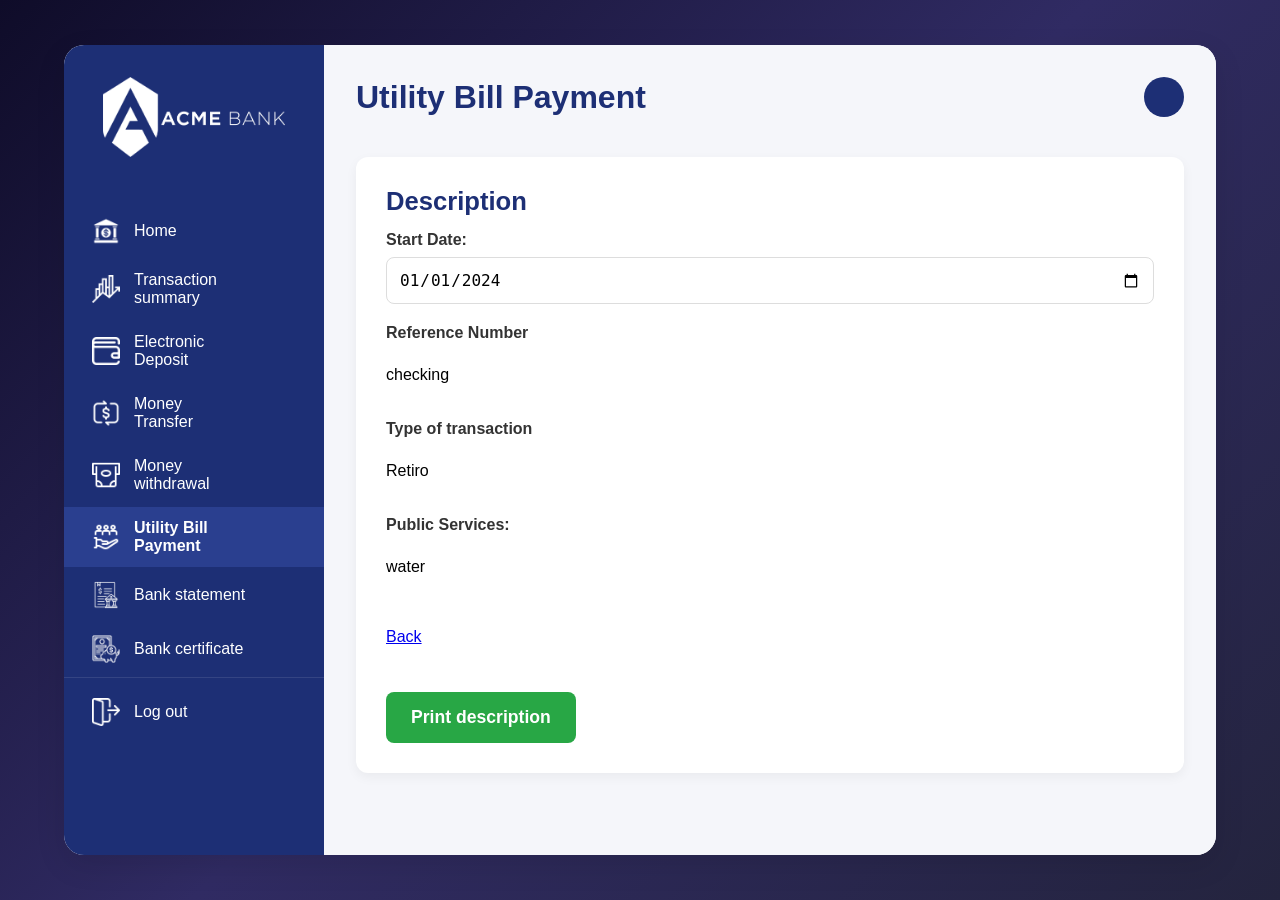
<file: public-services-desc.html>
<!DOCTYPE html>
<html lang="en">
<head>
    <meta charset="UTF-8">
    <meta name="viewport" content="width=device-width, initial-scale=1.0">
    <title>ACME Bank - Electronic Deposit</title>
    <link rel="stylesheet" href="https://fonts.googleapis.com/icon?family=Material+Icons">
    <link rel="icon" href="assets/img/icon-bank.png" type="image/x-icon">
    <link rel="stylesheet" href="css/dash-style.css">
    <link rel="stylesheet" href="css/public-services.css">
    <link rel="stylesheet" href="css/services-desc.css">
</head>
<body>
    <div class="outer-container">
        <div class="container fade-in">
            <div class="overlay" id="overlay"></div>
            
            <header class="mobile-header">
                <div class="hamburger-menu" id="hamburger">
                    <span class="material-icons">menu</span>
                </div>
                <div class="logo">
                    <img src="assets/img/tex-logo-white.png" alt="ACME BANK">
                </div>
                <div style="width: 24px;"></div>
            </header>
            
            <aside class="left-side" id="sidebar">
                <div class="logo desktop-logo">
                    <img src="assets/img/tex-logo-white.png" alt="ACME BANK">
                </div>
                <nav class="menu-container">
                    <a href="dashboard.html" class="menu-item"> <img src="assets/img/home.png" alt="">Home
                    </a>
                    <a href="transaction-summary.html" class="menu-item"> <img src="assets/img/transactions.png" alt="">Transaction <br> summary
                    </a>
                    <a href="electronic-desposit.html" class="menu-item active"> <img src="assets/img/wallet-pass.png" alt="">Electronic <br> Deposit
                    </a>
                    <a href="transfer.html" class="menu-item active">
                        <img src="assets/img/transfer.png" alt="">Money <br> Transfer
                    </a>
                    <a href="withdraw.html" class="menu-item">
                        <img src="assets/img/withdraw.png" alt="">Money <br> withdrawal
                    </a>
                    <a href="public-services.html" class="menu-item bill">
                        <img src="assets/img/services.png" alt="">Utility Bill <br> Payment
                    </a>
                    <a href="bank-statement.html" class="menu-item">
                        <img src="assets/img/bank-state.png" alt="">Bank statement
                    </a>
                    <a href="certificate.html" class="menu-item">
                        <img src="assets/img/bank-certificate.png" alt="">
                        <span>Bank certificate</span>
                    </a>
                    <a href="#" class="menu-item logout"> 
                        <img src="assets/img/log-out.png" alt="">
                        <span>Log out</span>
                    </a>
                </nav>
            </aside>
            
            <main class="right-side">
                <div class="main-content">
                    <div class="header">
                        <h1>Utility Bill Payment</h1>
                        <div class="user-profile"></div>
                    </div>

                    <div class="card-container deposit-form-container">
                        <h2>Description</h2>
                        <form id="depositForm" class="deposit-form">
                            <div class="form-group">
                                <label for="start-date">Start Date:</label>
                                <input type="date" id="start-date" value="2024-01-01">
                            </div>

                            <div class="form-group">
                                <label for="destinationAccount">Reference Number</label>
                                <p>checking</p>
                                <!-- <select id="destinationAccount" name="destinationAccount" required>
                                    <option value="">Select an invoice reference number</option>
                                    <option value="checking-1234"> (...1234)</option>
                                    <option value="savings-5678"> (...5678)</option>
                                    <option value="creditcard-9012"> (...9012)</option>
                                    <option value="creditcard-9012"> (...2566)</option>
                                </select> -->
                            </div>
                            <div class="form-group">
                                <label for="destinationAccount">Type of transaction</label>
                                <p>Retiro</p>
                            </select>
                            </div>
                            <div class="form-group">
                                <label for="destinationAccount">Public Services:</label>
                                <p>water</p>
                                <!-- <select id="destinationAccount" name="destinationAccount" required>
                                    <option value="">Select an public servicest</option>
                                    <option value="checking-1234">Water</option>
                                    <option value="savings-5678">Energy</option>
                                    <option value="creditcard-9012">Natural gas</option>
                                    <option value="creditcard-9012">Internet</option>
                                </select> -->
                            </div>
                            <p><a href="public-services.html">Back</a></p>              
                            <button type="submit" class="submit-button">Print description</button>

                        </form>
                    </div>

                </div>
            </main>
        </div>
    </div>
</body>
</html>
</file>
<file: css/dash-style.css>
@keyframes fadeInSlideUp {
    from {
        opacity: 0;
        transform: translateY(20px);
    }
    to {
        opacity: 1;
        transform: translateY(0);
    }
}

body {
    margin: 0;
    background: #f5f6fa;
    font-family: 'Segoe UI', Tahoma, Geneva, Verdana, sans-serif;
}

.fade-in {
    animation: fadeInSlideUp 0.8s ease-out both;
}

.mobile-header {
    display: none; 
    justify-content: space-between;
    align-items: center;
    padding: 15px;
    background: #1d2f75;
    color: white;
    position: fixed;
    top: 0;
    width: 100%;
    z-index: 999;
    box-shadow: 0 2px 10px rgba(0,0,0,0.2);
    height: 40px;
}

.mobile-header .logo img {
    height: 30px;
    width: auto;
}

.hamburger-menu {
    font-size: 28px; 
    cursor: pointer;
}

.outer-container {
    height: 100vh;
    display: flex;
    justify-content: center;
    align-items: center; 
    background: linear-gradient(135deg, #0f0c29, #302b63, #24243e);
    padding: 20px;
    box-sizing: border-box;
}

.container {
    display: flex;
    width: 90vw;
    height: 90vh;
    max-width: 1400px;
    background: #fff;
    border-radius: 20px;
    box-shadow: 0 10px 30px rgba(0,0,0,0.1);
    overflow: hidden; 
    position: relative;
}

.left-side {
    background: #1d2f75;
    color: #fff;
    width: 260px;
    min-width: 220px;
    display: flex;
    flex-direction: column;
    align-items: center;
    padding: 32px 0 0 0;
    transition: transform 0.3s ease;
    z-index: 1000;
}

.left-side.active {
    transform: translateX(0);
}

.logo.desktop-logo {
    display: flex;
    flex-direction: column;
    align-items: center;
    margin-bottom: 30px;
}

.logo.desktop-logo img {
    width: 70%; 
    height: auto; 
    margin-bottom: 8px;
}

.menu-container {
    width: 100%;
    margin-top: 10px;
    display: flex;
    flex-direction: column;
    gap: 2px;
}

.menu-item img {
    transition: transform 0.3s ease;
    width: 28px; 
    height: 28px;
    object-fit: contain;
}

.menu-item img:hover {
    transform: scale(1.15);
}

.menu-item {
    display: flex;
    align-items: center;
    gap: 14px;
    padding: 12px 28px;
    cursor: pointer;
    font-size: 1rem;
    color: #fff;
    transition: background 0.2s; 
    text-decoration: none;
}


.menu-item.logout {
    margin-top: auto; 
    border-top: 1px solid rgba(255,255,255,0.1); 
    padding-top: 20px;
    padding-bottom: 20px;
}

.menu-item:hover,
.menu-item.logout:hover {
    background: #2A3F8F;
}

.right-side {
    flex: 1;
    display: flex;
    flex-direction: column;
    padding: 32px;
    background: #f5f6fa;
    overflow-y: auto;
}

.right-side .main-content {
    flex: 1;
    display: flex;
    flex-direction: column;
    gap: 20px;
}

.right-side .header {
    display: flex;
    justify-content: space-between;
    align-items: center;
    margin-bottom: 20px;
}

.right-side h1 {
    font-size: 2rem;
    color: #1d2f75;
    margin: 0;
}

.user-profile {
    width: 40px;
    height: 40px;
    background-color: #1d2f75;
    border-radius: 50%;
    display: flex;
    justify-content: center;
    align-items: center;
    color: white;
    font-weight: bold;
    font-size: 1.1rem;
}

.card-container {
    background: #fff;
    border-radius: 12px;
    padding: 25px;
    box-shadow: 0 4px 12px rgba(0,0,0,0.05);
    margin-bottom: 20px;
}

.card-container h2 {
    color: #1d2f75;
    margin-top: 0;
    margin-bottom: 15px;
    font-size: 1.6rem; 
}

.transaction-filters {
    display: flex;
    flex-wrap: wrap;
    gap: 16px;
    margin-bottom: 20px;
}

.transaction-filters div {
    display: flex;
    flex-direction: column;
    flex: 1;
    min-width: 180px; 
}

.transaction-filters label {
    font-weight: bold;
    margin-bottom: 4px;
    color: #333;
}

.transaction-filters input,
.transaction-filters select {
    padding: 10px;
    border: 1px solid #ddd;
    border-radius: 6px;
    font-size: 0.95rem;
    box-sizing: border-box;
}

.transaction-filters button {
    padding: 12px 25px;
    border: none;
    background-color: #1d2f75;
    color: white;
    border-radius: 6px;
    cursor: pointer;
    font-weight: bold;
    align-self: flex-end; 
    transition: background 0.2s;
}

.transaction-filters button:hover {
    background-color: #2A3F8F;
}

.table-responsive {
    overflow-x: auto; 
    -webkit-overflow-scrolling: touch;
}

.report-table {
    width: 100%;
    border-collapse: collapse;
    margin-top: 15px;
    min-width: 600px; 
}

.report-table th,
.report-table td {
    padding: 14px 12px; 
    text-align: left;
    border-bottom: 1px solid #eee;
    font-size: 0.9rem;
}

.report-table th {
    background-color: #1d2f75;
    color: white;
    position: sticky;
    top: 0;
    font-weight: bold;
    white-space: nowrap;
}

.report-table tr:hover {
    background-color: #f9f9f9;
}

.amount.debit {
    color: #1d2f75; 
    font-weight: bold;
}

.amount.credit {
    color: #2ecc71;
    font-weight: bold;
}

.overlay {
    position: fixed;
    top: 0;
    left: 0;
    width: 100%;
    height: 100%;
    background: rgba(0,0,0,0.5);
    z-index: 998;
    display: none;
}

.overlay.active {
    display: block;
}

@media (max-width: 1024px) {
    .outer-container {
        height: auto;
        min-height: 100vh;
        padding: 0;
        align-items: flex-start;
    }
    
    .container {
        flex-direction: column;
        height: auto;
        width: 100vw;
        border-radius: 0; 
        min-height: 100vh;
    }
    
    .left-side {
        position: fixed; 
        top: 0;
        left: 0;
        height: 100vh; 
        width: 280px;
        transform: translateX(-100%);
        padding-top: 70px;
        box-shadow: 2px 0 10px rgba(0,0,0,0.3); 
    }
    
    .mobile-header {
        display: flex;
    }

    .desktop-logo { 
        display: none; 
    }

    .menu-item img {
        width: 24px;
        height: 24px;
    }
    
    .menu-container {
        gap: 0; 
    }
    
    .menu-item {
        padding: 15px 20px;
    }
    
    .right-side {
        padding: 20px;
        margin-top: 60px; 
        flex-grow: 1; 
    }

    .right-side .header {
        margin-bottom: 15px;
    }
    .right-side h1 {
        font-size: 1.8rem; 
    }
}

/* Móviles pequeños */
@media (max-width: 767px) {
    .right-side h1 {
        font-size: 1.5rem;
    }
    
    .transaction-filters {
        flex-direction: column;
        gap: 12px;
    }
    
    .transaction-filters div {
        width: 100%;
        min-width: unset;
    }
    
    .transaction-filters input,
    .transaction-filters select,
    .transaction-filters button {
        font-size: 0.85rem;
        padding: 10px;
    }

    .transaction-filters button {
        width: 100%; 
        align-self: stretch;
        margin-top: 5px; 
    }
    
    .table-responsive {
        overflow-x: auto;
    }
    
    .report-table {
        min-width: 500px;
    }

    .report-table th,
    .report-table td {
        padding: 10px 8px;
        font-size: 0.8rem; 
        white-space: nowrap;
    }
    
    .card-container {
        padding: 15px; 
    }

    .card-container h2 {
        font-size: 1.4rem; 
    }
}

@media (max-width: 480px) {
    .right-side {
        padding: 15px; 
    }
    
}
</file>
<file: css/public-services.css>
.menu-item.bill {
  background: #2a3f8f;
  font-weight: bold;
}

.deposit-form-container {
  padding: 30px;
}

.deposit-form {
  display: flex;
  flex-direction: column;
  gap: 20px;
}

.form-group {
  display: flex;
  flex-direction: column;
}

.form-group label {
  font-weight: bold;
  margin-bottom: 8px;
  color: #333;
  font-size: 1rem;
}

.form-group input[type="number"],
.form-group input[type="text"],
.form-group select,
.form-group textarea {
  padding: 12px;
  border: 1px solid #ddd;
  border-radius: 8px;
  font-size: 1rem;
  width: 100%;
  box-sizing: border-box;
}

.form-group input[type="file"] {
  padding: 8px;
  border: 1px solid #ddd;
  border-radius: 8px;
  background-color: #f9f9f9;
}

.form-group small {
  font-size: 0.85rem;
  color: #777;
  margin-top: 5px;
}

.submit-button {
  padding: 15px 25px;
  border: none;
  background-color: #28a745;
  color: white;
  border-radius: 8px;
  cursor: pointer;
  font-size: 1.1rem;
  font-weight: bold;
  transition: background-color 0.3s ease;
  align-self: flex-start;
  margin-top: 10px;
}

.submit-button:hover {
  background-color: #218838;
}

.submit-button:disabled {
  background-color: #6c757d;
  cursor: not-allowed;
}

/* Estilos para el resumen del pago */
.payment-summary {
  margin-top: 30px;
  padding: 25px;
  background: linear-gradient(135deg, #d4edda 0%, #c3e6cb 100%);
  border: 1px solid #c3e6cb;
  border-radius: 12px;
  border-left: 5px solid #28a745;
}

.summary-header {
  text-align: center;
  margin-bottom: 25px;
}

.summary-header h3 {
  color: #155724;
  font-size: 1.5rem;
  margin: 0 0 10px 0;
}

.success-message {
  color: #155724;
  font-size: 1rem;
  margin: 0;
}

.summary-details {
  background: white;
  border-radius: 8px;
  padding: 20px;
  margin-bottom: 25px;
  box-shadow: 0 2px 4px rgba(0, 0, 0, 0.1);
}

.summary-row {
  display: flex;
  justify-content: space-between;
  align-items: center;
  padding: 12px 0;
  border-bottom: 1px solid #eee;
}

.summary-row:last-child {
  border-bottom: none;
}

.summary-label {
  font-weight: bold;
  color: #333;
  font-size: 0.95rem;
}

.summary-value {
  color: #555;
  font-size: 0.95rem;
  text-align: right;
}

.amount-paid {
  font-weight: bold;
  color: #28a745;
  font-size: 1.1rem;
}

.summary-actions {
  display: flex;
  gap: 15px;
  justify-content: center;
  flex-wrap: wrap;
}

.print-button,
.new-payment-button,
.dashboard-button {
  display: flex;
  align-items: center;
  gap: 8px;
  padding: 12px 20px;
  border: none;
  border-radius: 8px;
  cursor: pointer;
  font-size: 0.95rem;
  font-weight: bold;
  transition: all 0.3s ease;
}

.print-button {
  background-color: #007bff;
  color: white;
}

.print-button:hover {
  background-color: #0056b3;
}

.new-payment-button {
  background-color: #28a745;
  color: white;
}

.new-payment-button:hover {
  background-color: #218838;
}

.dashboard-button {
  background-color: #6c757d;
  color: white;
}

.dashboard-button:hover {
  background-color: #545b62;
}

.deposit-instructions-container {
  padding: 25px;
  background-color: #e9f7ef;
  border-left: 5px solid #28a745;
}

.deposit-instructions-container h2 {
  color: #28a745;
  margin-bottom: 15px;
}

.deposit-instructions-container p,
.deposit-instructions-container li {
  font-size: 0.95rem;
  line-height: 1.6;
  color: #444;
}

.deposit-instructions-container ol {
  padding-left: 20px;
  margin-bottom: 20px;
}

.deposit-instructions-container .note {
  font-style: italic;
  color: #666;
  margin-top: 20px;
  border-top: 1px dashed #ccc;
  padding-top: 15px;
}

/* Estilos para impresión */
@media print {
  body * {
    visibility: hidden;
  }

  .print-content,
  .print-content * {
    visibility: visible;
  }

  .print-content {
    position: absolute;
    left: 0;
    top: 0;
    width: 100%;
  }

  .summary-actions {
    display: none !important;
  }
}

@media (max-width: 767px) {
  .deposit-form-container,
  .deposit-instructions-container {
    padding: 20px;
  }

  .form-group input[type="number"],
  .form-group input[type="text"],
  .form-group select,
  .form-group textarea {
    font-size: 0.9rem;
    padding: 10px;
  }

  .submit-button {
    width: 100%;
    align-self: stretch;
  }

  .summary-actions {
    flex-direction: column;
  }

  .print-button,
  .new-payment-button,
  .dashboard-button {
    width: 100%;
    justify-content: center;
  }

  .summary-row {
    flex-direction: column;
    align-items: flex-start;
    gap: 5px;
  }

  .summary-value {
    text-align: left;
  }
}
.menu-item.bill {
    background: #2A3F8F; 
    font-weight: bold;
}

.deposit-form-container {
    padding: 30px;
}

.deposit-form {
    display: flex;
    flex-direction: column;
    gap: 20px;
}

.form-group {
    display: flex;
    flex-direction: column;
}

.form-group label {
    font-weight: bold;
    margin-bottom: 8px;
    color: #333;
    font-size: 1rem;
}

.form-group input[type="number"],
.form-group select,
.form-group textarea {
    padding: 12px;
    border: 1px solid #ddd;
    border-radius: 8px;
    font-size: 1rem;
    width: 100%;
    box-sizing: border-box; 
}

.form-group input[type="file"] {
    padding: 8px; 
    border: 1px solid #ddd;
    border-radius: 8px;
    background-color: #f9f9f9;
}

.form-group small {
    font-size: 0.85rem;
    color: #777;
    margin-top: 5px;
}

.submit-button {
    padding: 15px 25px;
    border: none;
    background-color: #28a745; 
    color: white;
    border-radius: 8px;
    cursor: pointer;
    font-size: 1.1rem;
    font-weight: bold;
    transition: background-color 0.3s ease;
    align-self: flex-start;
    margin-top: 10px;
}

.submit-button:hover {
    background-color: #218838; 
}

.deposit-instructions-container {
    padding: 25px;
    background-color: #e9f7ef; 
    border-left: 5px solid #28a745; 
}

.deposit-instructions-container h2 {
    color: #28a745;
    margin-bottom: 15px;
}

.deposit-instructions-container p,
.deposit-instructions-container li {
    font-size: 0.95rem;
    line-height: 1.6;
    color: #444;
}

.deposit-instructions-container ol {
    padding-left: 20px;
    margin-bottom: 20px;
}

.deposit-instructions-container .note {
    font-style: italic;
    color: #666;
    margin-top: 20px;
    border-top: 1px dashed #ccc;
    padding-top: 15px;
}


@media (max-width: 767px) {
    .deposit-form-container,
    .deposit-instructions-container {
        padding: 20px;
    }

    .form-group input[type="number"],
    .form-group select,
    .form-group textarea {
        font-size: 0.9rem;
        padding: 10px;
    }

    .submit-button {
        width: 100%; 
        align-self: stretch;
    }
}
</file>
<file: css/services-desc.css>
input{
    padding: 12px;
    border: 1px solid #ddd;
    border-radius: 8px;
    font-size: 1rem;
    width: 100%;
    box-sizing: border-box; 
}
</file>
